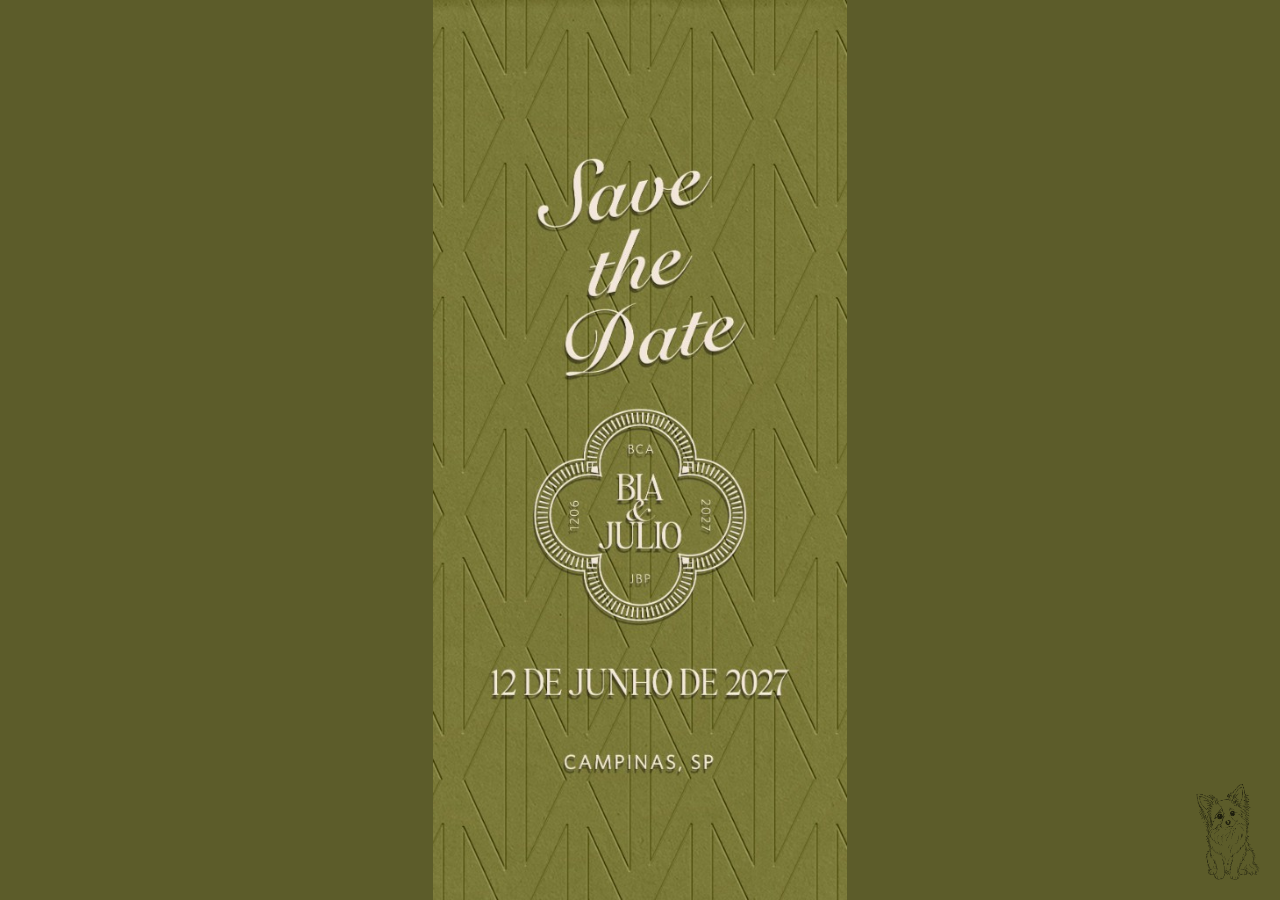
<file: index.html>
<!DOCTYPE html>
<html lang="pt-BR">
<head>
  <meta charset="UTF-8">
  <meta name="viewport" content="width=device-width, initial-scale=1.0, viewport-fit=cover">
  <title>Beatriz & Julio — Save the Date</title>
  <meta name="description" content="Save the date: Beatriz e Julio se casam em 12 de junho de 2027 em Campinas — SP.">
  <link rel="icon" href="assets/images/monograma-gold.png" type="image/png">
  <link rel="stylesheet" href="css/styles.css?v=94">
</head>
<body class="save-the-date-page">
  <main class="save-the-date">
    <section class="save-the-date__hero">
      <img
        class="save-the-date__image"
        src="assets/images/save-the-date.png"
        alt="Save the Date — Beatriz e Julio, 12 de junho de 2027, Campinas, SP"
        width="472"
        height="1024"
      >
    </section>
  </main>

  <img
    class="save-the-date__kimi"
    src="assets/images/dog-dark.png"
    alt=""
    aria-hidden="true"
    hidden
  >

  <script>
    (function () {
      var image = document.querySelector(".save-the-date__image");
      var kimi = document.querySelector(".save-the-date__kimi");
      if (!image || !kimi) return;

      var kimiWidth = 64;

      function updateKimi() {
        var imageWidth = image.getBoundingClientRect().width;
        var kimiSize = kimi.getBoundingClientRect().width || kimiWidth;
        kimi.hidden = window.innerWidth <= imageWidth + 8 * kimiSize;
      }

      function watchKimi() {
        updateKimi();
        if ("ResizeObserver" in window) {
          var observer = new ResizeObserver(updateKimi);
          observer.observe(image);
          observer.observe(kimi);
        } else {
          window.addEventListener("resize", updateKimi);
        }
      }

      if (image.complete) {
        watchKimi();
      } else {
        image.addEventListener("load", watchKimi);
      }
    })();
  </script>
</body>
</html>
</file>
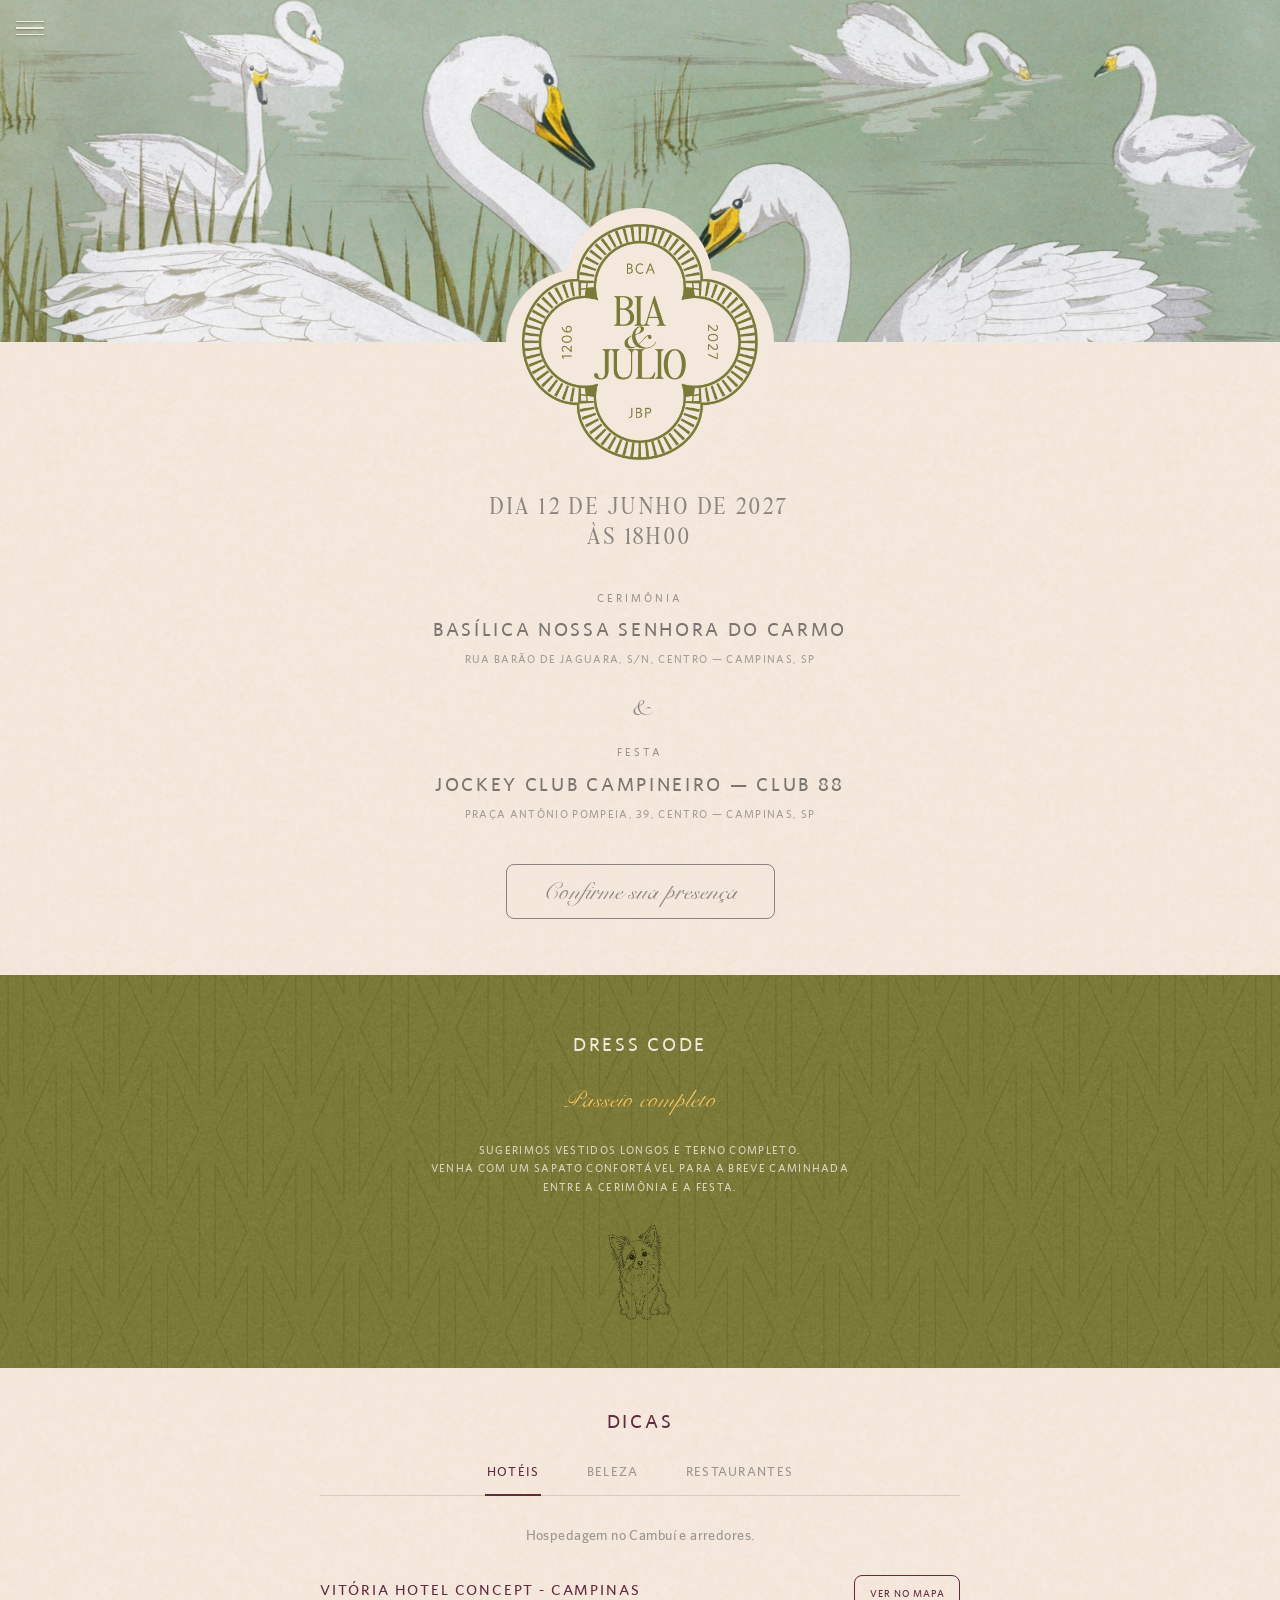
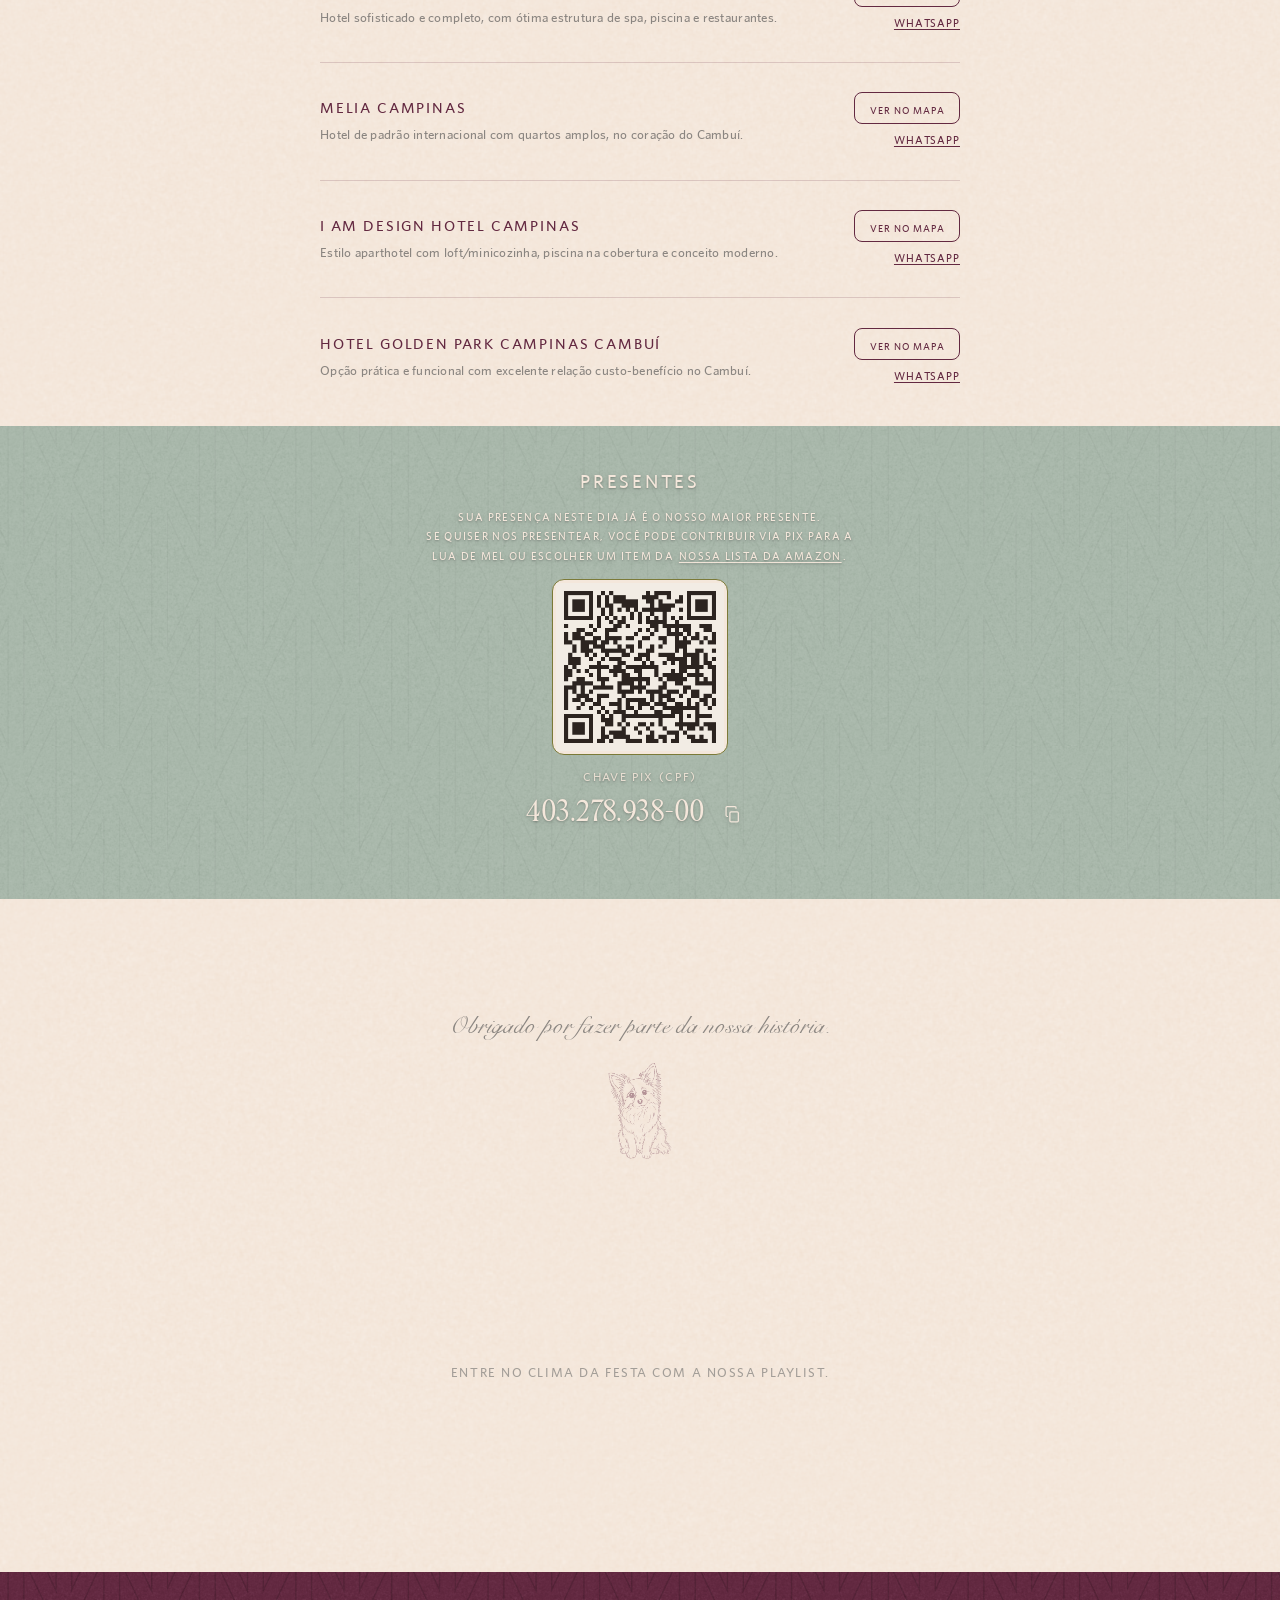
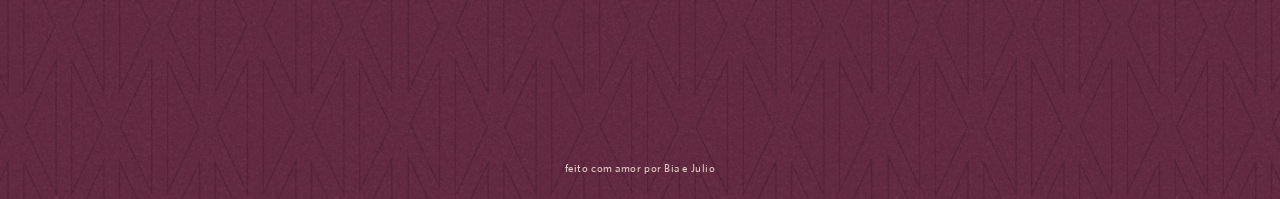
<file: home.html>
<!DOCTYPE html>
<html lang="pt-BR">
<head>
  <meta charset="UTF-8">
  <meta name="viewport" content="width=device-width, initial-scale=1.0, viewport-fit=cover">
  <title>Beatriz & Julio — Casamento</title>
  <meta name="description" content="Beatriz e Julio vão se casar em 12 de junho de 2027. Confirme sua presença e veja todas as informações do casamento.">
  <link rel="icon" href="assets/images/monograma-gold.png" type="image/png">
  <link rel="stylesheet" href="css/styles.css?v=183">
  <link rel="stylesheet" href="css/rsvp.css?v=30">
</head>
<body>
  <!-- CONFIG
    RSVP_WHATSAPP: 5512996263115
    PIX_CHAVE: 403.278.938-00
    PLAYLIST_URL: #
    HORARIO: 18:00
    CERIMONIA: Basílica Nossa Senhora do Carmo — Rua Barão de Jaguara, s/n, Centro, Campinas — SP
    FESTA: Jockey Club Campineiro — Club 88 — Praça Antônio Pompeia, 39, Centro, Campinas — SP
  -->

  <header class="site-header site-header--on-light">
    <button class="site-header__menu-btn" type="button" aria-label="Abrir menu" aria-expanded="false">
      <span></span>
      <span></span>
      <span></span>
    </button>
  </header>

  <div class="nav-overlay" aria-hidden="true"></div>
  <nav class="nav-drawer" aria-label="Menu principal">
    <ul class="nav-drawer__list">
      <li><a class="nav-drawer__link" href="#inicio">Início</a></li>
      <li><a class="nav-drawer__link" href="#dress-code">Dress Code</a></li>
      <li><a class="nav-drawer__link" href="#dicas">Dicas</a></li>
      <li><a class="nav-drawer__link" href="#presentes">Presentes</a></li>
      <li><a class="nav-drawer__link" href="#playlist">Playlist</a></li>
    </ul>
  </nav>

  <main class="page">
    <div class="first-screen">
      <section id="inicio" class="hero hero--venue">
        <img class="hero__image" src="assets/images/swans-art-nouveau.jpg" alt="Cisnes — ilustração Art Nouveau">
      </section>

      <div class="hero__monogram-stack">
        <img class="hero__monogram-fill" src="assets/images/monograma-fill.svg" alt="" aria-hidden="true">
        <img class="hero__monogram-mark" src="assets/images/monograma-olive.png" alt="Bia & Julio">
      </div>

      <section class="invitation reveal">
        <p class="invitation__date">
          Dia 12 de junho de 2027<br>
          às 18h00
        </p>

        <div class="invitation__venues">
          <div class="invitation__venue">
            <p class="invitation__venue-label">Cerimônia</p>
            <a
              class="invitation__venue-link"
              href="https://maps.app.goo.gl/FiXs4TxxxK9gb6hc9"
              target="_blank"
              rel="noopener noreferrer"
            >
              <h2 class="invitation__venue-name">Basílica Nossa Senhora do Carmo</h2>
              <p class="invitation__venue-address">Rua Barão de Jaguara, s/n, Centro — Campinas, SP</p>
            </a>
          </div>

          <p class="invitation__amp" aria-hidden="true">&amp;</p>

          <div class="invitation__venue">
            <p class="invitation__venue-label">Festa</p>
            <a
              class="invitation__venue-link"
              href="https://maps.app.goo.gl/JfNeEzBHEFz16YMNA"
              target="_blank"
              rel="noopener noreferrer"
            >
              <h2 class="invitation__venue-name">Jockey Club Campineiro — Club 88</h2>
              <p class="invitation__venue-address">Praça Antônio Pompeia, 39, Centro — Campinas, SP</p>
            </a>
          </div>
        </div>

        <button type="button" class="invitation__rsvp" data-rsvp>Confirme sua presença</button>
      </section>
    </div>

    <section id="dress-code" class="dress-code dress-code--gold reveal">
      <!-- <p class="dress-code__label">Dress Code</p> -->
      <h2 class="dress-code__title">Dress Code</h2>
      <p class="dress-code__note">Passeio completo</p>
      <p class="dress-code__place">Sugerimos vestidos longos e terno completo.</p>
      <p class="dress-code__place">Venha com um sapato confortável para a breve caminhada entre a cerimônia e a festa.</p>
      <img class="dress-code__dog" src="assets/images/dog-dark.png" alt="" aria-hidden="true">
    </section>

    <section id="dicas" class="tips">
      <h2 class="tips__heading">Dicas</h2>
      <div class="tips__sheet" data-tips-tabs>
        <div class="tips__tabs" role="tablist" aria-label="Tipos de dica">
          <button type="button" class="tips__tab is-active" role="tab" id="tab-hospedagem" aria-selected="true" aria-controls="panel-hospedagem">Hotéis</button>
          <button type="button" class="tips__tab" role="tab" id="tab-arrumar" aria-selected="false" aria-controls="panel-arrumar">Beleza</button>
          <button type="button" class="tips__tab" role="tab" id="tab-restaurantes" aria-selected="false" aria-controls="panel-restaurantes">Restaurantes</button>
        </div>

        <div class="tips__panel is-active" id="panel-hospedagem" role="tabpanel" aria-labelledby="tab-hospedagem">
          <p class="tips__intro">Hospedagem no Cambuí e arredores.</p>
          <article class="tips__place">
            <div class="tips__place-info">
              <h3 class="tips__place-name">Vitória Hotel Concept - Campinas</h3>
              <p class="tips__place-text">
                Hotel sofisticado e completo, com ótima estrutura de spa, piscina e restaurantes.
              </p>
            </div>
            <div class="tips__place-links">
              <a class="btn" href="https://www.google.com/maps/search/?api=1&amp;query=Vit%C3%B3ria+Hotel+Concept+Av.+Jos%C3%A9+de+Sousa+Campos+425+Campinas" target="_blank" rel="noopener noreferrer">Ver no mapa</a>
              <a class="tips__place-more" href="https://wa.me/5508005802571?text=Ol%C3%A1!%20Gostaria%20de%20fazer%20uma%20reserva%20no%20Vit%C3%B3ria%20Hotel%20Concept%20Campinas%20para%20o%20casamento%20de%20Beatriz%20e%20Julio%20(12%2F06%2F2027)." target="_blank" rel="noopener noreferrer">WhatsApp</a>
            </div>
          </article>
          <article class="tips__place">
            <div class="tips__place-info">
              <h3 class="tips__place-name">Melia Campinas</h3>
              <p class="tips__place-text">
                Hotel de padrão internacional com quartos amplos, no coração do Cambuí.
              </p>
            </div>
            <div class="tips__place-links">
              <a class="btn" href="https://www.google.com/maps/search/?api=1&amp;query=Melia+Campinas" target="_blank" rel="noopener noreferrer">Ver no mapa</a>
              <a class="tips__place-more" href="https://wa.me/551937538000?text=Ol%C3%A1!%20Gostaria%20de%20fazer%20uma%20reserva%20no%20Melia%20Campinas%20para%20o%20casamento%20de%20Beatriz%20e%20Julio%20(12%2F06%2F2027)." target="_blank" rel="noopener noreferrer">WhatsApp</a>
            </div>
          </article>
          <article class="tips__place">
            <div class="tips__place-info">
              <h3 class="tips__place-name">I Am Design Hotel Campinas</h3>
              <p class="tips__place-text">
                Estilo aparthotel com loft/minicozinha, piscina na cobertura e conceito moderno.
              </p>
            </div>
            <div class="tips__place-links">
              <a class="btn" href="https://www.google.com/maps/search/?api=1&amp;query=I+Am+Design+Hotel+Campinas" target="_blank" rel="noopener noreferrer">Ver no mapa</a>
              <a class="tips__place-more" href="https://wa.me/551931138600?text=Ol%C3%A1!%20Gostaria%20de%20fazer%20uma%20reserva%20no%20I%20Am%20Design%20Hotel%20Campinas%20para%20o%20casamento%20de%20Beatriz%20e%20Julio%20(12%2F06%2F2027)." target="_blank" rel="noopener noreferrer">WhatsApp</a>
            </div>
          </article>
          <article class="tips__place">
            <div class="tips__place-info">
              <h3 class="tips__place-name">Hotel Golden Park Campinas Cambuí</h3>
              <p class="tips__place-text">
                Opção prática e funcional com excelente relação custo-benefício no Cambuí.
              </p>
            </div>
            <div class="tips__place-links">
              <a class="btn" href="https://www.google.com/maps/search/?api=1&amp;query=Hotel+Golden+Park+Campinas+Cambu%C3%AD" target="_blank" rel="noopener noreferrer">Ver no mapa</a>
              <a class="tips__place-more" href="https://wa.me/551921377759?text=Ol%C3%A1!%20Gostaria%20de%20fazer%20uma%20reserva%20no%20Hotel%20Golden%20Park%20Campinas%20Cambu%C3%AD%20para%20o%20casamento%20de%20Beatriz%20e%20Julio%20(12%2F06%2F2027)." target="_blank" rel="noopener noreferrer">WhatsApp</a>
            </div>
          </article>
        </div>

        <div class="tips__panel" id="panel-arrumar" role="tabpanel" aria-labelledby="tab-arrumar" hidden>
          <p class="tips__intro">Onde se arrumar no dia.</p>
          <article class="tips__place">
            <div class="tips__place-info">
              <h3 class="tips__place-name">CR Beauty Concept</h3>
              <p class="tips__place-text">
                Espaço acolhedor no Cambuí focado em produções para eventos e dia da noiva/madrinhas.
              </p>
            </div>
            <div class="tips__place-links">
              <a class="btn" href="https://www.google.com/maps/search/?api=1&amp;query=CR+Beauty+Concept+Campinas" target="_blank" rel="noopener noreferrer">Ver no mapa</a>
              <a class="tips__place-more" href="https://wa.me/551933953003?text=Ol%C3%A1!%20Gostaria%20de%20agendar%20um%20hor%C3%A1rio%20para%20o%20casamento%20de%20Beatriz%20e%20Julio%20(12%2F06%2F2027)." target="_blank" rel="noopener noreferrer">WhatsApp</a>
            </div>
          </article>
          <article class="tips__place">
            <div class="tips__place-info">
              <h3 class="tips__place-name">Salão Beauty Lounge Paula Espelho</h3>
              <p class="tips__place-text">
                Salão renomado no Cambuí, especializado em maquiagem e penteados de alta durabilidade.
              </p>
            </div>
            <div class="tips__place-links">
              <a class="btn" href="https://www.google.com/maps/search/?api=1&amp;query=Sal%C3%A3o+Beauty+Lounge+Paula+Espelho+Campinas" target="_blank" rel="noopener noreferrer">Ver no mapa</a>
              <a class="tips__place-more" href="https://wa.me/551932035300?text=Ol%C3%A1!%20Gostaria%20de%20agendar%20um%20hor%C3%A1rio%20para%20o%20casamento%20de%20Beatriz%20e%20Julio%20(12%2F06%2F2027)." target="_blank" rel="noopener noreferrer">WhatsApp</a>
            </div>
          </article>
          <article class="tips__place">
            <div class="tips__place-info">
              <h3 class="tips__place-name">Monalisa Beauty Lounge</h3>
              <p class="tips__place-text">
                Estrutura ampla em Nova Campinas para maquiagem, cabelos e dia de beleza.
              </p>
            </div>
            <div class="tips__place-links">
              <a class="btn" href="https://www.google.com/maps/search/?api=1&amp;query=Monalisa+Beauty+Lounge+Campinas" target="_blank" rel="noopener noreferrer">Ver no mapa</a>
              <a class="tips__place-more" href="https://wa.me/551933425844?text=Ol%C3%A1!%20Gostaria%20de%20agendar%20um%20hor%C3%A1rio%20para%20o%20casamento%20de%20Beatriz%20e%20Julio%20(12%2F06%2F2027)." target="_blank" rel="noopener noreferrer">WhatsApp</a>
            </div>
          </article>
          <article class="tips__place">
            <div class="tips__place-info">
              <h3 class="tips__place-name">Keramas Salão e Spa Urbano</h3>
              <p class="tips__place-text">
                Conceito de spa urbano com pacotes e espaço privativo para atendimento de grupos.
              </p>
            </div>
            <div class="tips__place-links">
              <a class="btn" href="https://www.google.com/maps/search/?api=1&amp;query=Keramas+Sal%C3%A3o+e+Spa+Urbano+Campinas" target="_blank" rel="noopener noreferrer">Ver no mapa</a>
              <a class="tips__place-more" href="https://wa.me/551932558178?text=Ol%C3%A1!%20Gostaria%20de%20agendar%20um%20hor%C3%A1rio%20para%20o%20casamento%20de%20Beatriz%20e%20Julio%20(12%2F06%2F2027)." target="_blank" rel="noopener noreferrer">WhatsApp</a>
            </div>
          </article>
          <article class="tips__place">
            <div class="tips__place-info">
              <h3 class="tips__place-name">Cris Gata Salão de Beleza</h3>
              <p class="tips__place-text">
                Especializado em produções sociais, bem próximo ao Cambuí em Nova Campinas.
              </p>
            </div>
            <div class="tips__place-links">
              <a class="btn" href="https://www.google.com/maps/search/?api=1&amp;query=Cris+Gata+Sal%C3%A3o+de+Beleza+Campinas" target="_blank" rel="noopener noreferrer">Ver no mapa</a>
              <a class="tips__place-more" href="https://wa.me/5519981691484?text=Ol%C3%A1!%20Gostaria%20de%20agendar%20um%20hor%C3%A1rio%20para%20o%20casamento%20de%20Beatriz%20e%20Julio%20(12%2F06%2F2027)." target="_blank" rel="noopener noreferrer">WhatsApp</a>
            </div>
          </article>
          <article class="tips__place">
            <div class="tips__place-info">
              <h3 class="tips__place-name">Praça Salão Bar</h3>
              <p class="tips__place-text">
                Conceito descontraído, combinando beleza e drinks perto do Taquaral.
              </p>
            </div>
            <div class="tips__place-links">
              <a class="btn" href="https://www.google.com/maps/search/?api=1&amp;query=Pra%C3%A7a+Sal%C3%A3o+Bar+Campinas" target="_blank" rel="noopener noreferrer">Ver no mapa</a>
              <a class="tips__place-more" href="https://wa.me/5519999216332?text=Ol%C3%A1!%20Gostaria%20de%20agendar%20um%20hor%C3%A1rio%20para%20o%20casamento%20de%20Beatriz%20e%20Julio%20(12%2F06%2F2027)." target="_blank" rel="noopener noreferrer">WhatsApp</a>
            </div>
          </article>
        </div>

        <div class="tips__panel" id="panel-restaurantes" role="tabpanel" aria-labelledby="tab-restaurantes" data-tips-accordion hidden>
          <p class="tips__intro">Nossas recomendações de onde comer em Campinas. <br>Se quiser mais dicas, pode perguntar pra gente.</p>

          <details class="tips__group-block">
            <summary class="tips__group">Cafés</summary>
            <div class="tips__group-content">
              <article class="tips__place">
                <div class="tips__place-info">
                  <h4 class="tips__place-name">Pão do Cambuí</h4>
                  <p class="tips__place-text">Padaria-clássica do Cambuí, café da manhã caprichado.</p>
                </div>
                <div class="tips__place-links">
                  <a class="btn" href="https://www.google.com/maps/search/?api=1&amp;query=P%C3%A3o+do+Cambu%C3%AD+Rua+Dr.+Em%C3%ADlio+Ribas+70+Campinas" target="_blank" rel="noopener noreferrer">Ver no mapa</a>
                  <a class="tips__place-more" href="https://www.ifood.com.br/delivery/campinas-sp/pao-do-cambui-boulangerie-cambui/bdd898d2-08e0-4538-b536-0adf9ed9991f" target="_blank" rel="noopener noreferrer">iFood</a>
                </div>
              </article>

              <article class="tips__place">
                <div class="tips__place-info">
                  <h4 class="tips__place-name">Café Maritaka</h4>
                  <p class="tips__place-text">Café gostoso no meio da natureza, ideal pra um brunch mais tranquilão.</p>
                </div>
                <div class="tips__place-links">
                  <a class="btn" href="https://www.google.com/maps/search/?api=1&amp;query=Caf%C3%A9+Maritaka+Heitor+Penteado+1580+Campinas" target="_blank" rel="noopener noreferrer">Ver no mapa</a>
                </div>
              </article>

              <article class="tips__place">
                <div class="tips__place-info">
                  <h4 class="tips__place-name">Abigail Coffee Co</h4>
                  <p class="tips__place-text">Café especial e ambiente aconchegante, ótimo pra um intervalo na cidade.</p>
                </div>
                <div class="tips__place-links">
                  <a class="btn" href="https://www.google.com/maps/search/?api=1&amp;query=Abigail+Coffee+Co+Campinas" target="_blank" rel="noopener noreferrer">Ver no mapa</a>
                </div>
              </article>
            </div>
          </details>

          <details class="tips__group-block">
            <summary class="tips__group">Restaurantes</summary>
            <div class="tips__group-content">
              <article class="tips__place">
                <div class="tips__place-info">
                  <h4 class="tips__place-name">Sumirê</h4>
                  <p class="tips__place-text">O nosso restaurante japonês favorito. Clássico e sem firulas.</p>
                </div>
                <div class="tips__place-links">
                  <a class="btn" href="https://www.google.com/maps/search/?api=1&amp;query=Sumir%C3%AA+Av.+Romeu+T%C3%B3rtima+304+Campinas" target="_blank" rel="noopener noreferrer">Ver no mapa</a>
                </div>
              </article>

              <article class="tips__place">
                <div class="tips__place-info">
                  <h4 class="tips__place-name">Fogão Mineiro</h4>
                  <p class="tips__place-text">Restaurante mineiro familiar em Sousas, com um belo fogão de lenha.</p>
                </div>
                <div class="tips__place-links">
                  <a class="btn" href="https://www.google.com/maps/search/?api=1&amp;query=Fog%C3%A3o+Mineiro+Rua+Coronel+Alfredo+Augusto+do+Nascimento+1052+Campinas" target="_blank" rel="noopener noreferrer">Ver no mapa</a>
                </div>
              </article>

              <article class="tips__place">
                <div class="tips__place-info">
                  <h4 class="tips__place-name">Lume</h4>
                  <p class="tips__place-text">Cozinha contemporânea e ambiente sofisticado, bom pra um jantar especial.</p>
                </div>
                <div class="tips__place-links">
                  <a class="btn" href="https://www.google.com/maps/search/?api=1&amp;query=Lume+Restaurante+Campinas" target="_blank" rel="noopener noreferrer">Ver no mapa</a>
                </div>
              </article>

              <article class="tips__place">
                <div class="tips__place-info">
                  <h4 class="tips__place-name">City Tortas</h4>
                  <p class="tips__place-text">Prato Feito tradicional, tortas, salgados e ótimos docinhos.</p>
                </div>
                <div class="tips__place-links">
                  <a class="btn" href="https://www.google.com/maps/search/?api=1&amp;query=City+Tortas+J%C3%BAlio+de+Mesquita+73+Campinas" target="_blank" rel="noopener noreferrer">Ver no mapa</a>
                </div>
              </article>
            </div>
          </details>

          <details class="tips__group-block">
            <summary class="tips__group">Delivery</summary>
            <div class="tips__group-content">
              <article class="tips__place">
                <div class="tips__place-info">
                  <h4 class="tips__place-name">Lastro Pizzaria</h4>
                  <p class="tips__place-text">Pizza napolitana individual, fininha e na lenha.</p>
                </div>
                <div class="tips__place-links">
                  <a class="btn" href="https://www.google.com/maps/search/?api=1&amp;query=Lastro+Pizzaria+Jos%C3%A9+Vilagelin+J%C3%BAnior+19+Campinas" target="_blank" rel="noopener noreferrer">Ver no mapa</a>
                  <a class="tips__place-more" href="https://www.ifood.com.br/delivery/campinas-sp/lastro-pizzaria-cambui-cambui/2d0b4791-c828-482b-ba06-5af4cdbf83e3" target="_blank" rel="noopener noreferrer">iFood</a>
                </div>
              </article>

              <article class="tips__place">
                <div class="tips__place-info">
                  <h4 class="tips__place-name">Bronco Burger</h4>
                  <p class="tips__place-text">Simplesmente o melhor hambúrguer da cidade. Bem brutão.</p>
                </div>
                <div class="tips__place-links">
                  <a class="btn" href="https://www.google.com/maps/search/?api=1&amp;query=Bronco+Burger+Jos%C3%A9+Vilagelin+J%C3%BAnior+25+Campinas" target="_blank" rel="noopener noreferrer">Ver no mapa</a>
                  <a class="tips__place-more" href="https://www.ifood.com.br/delivery/campinas-sp/bronco-burger---cambui-cambui/4a21401f-c179-4581-aef2-990046a72c24" target="_blank" rel="noopener noreferrer">iFood</a>
                </div>
              </article>

              <article class="tips__place">
                <div class="tips__place-info">
                  <h4 class="tips__place-name">TT Burger</h4>
                  <p class="tips__place-text">Hambúrguer muito bom, menos brutão e mais variedade.</p>
                </div>
                <div class="tips__place-links">
                  <a class="btn" href="https://www.google.com/maps/search/?api=1&amp;query=TT+Burger+Campinas" target="_blank" rel="noopener noreferrer">Ver no mapa</a>
                  <a class="tips__place-more" href="https://www.ifood.com.br/delivery/campinas-sp/tt-burger---campinas-cambui/7d01cd0c-469b-4a53-9ffa-248091666648" target="_blank" rel="noopener noreferrer">iFood</a>
                </div>
              </article>

              <article class="tips__place">
                <div class="tips__place-info">
                  <h4 class="tips__place-name">Kindai</h4>
                  <p class="tips__place-text">Japonês do Hotel Vitória, muito bom no delivery.</p>
                </div>
                <div class="tips__place-links">
                  <a class="btn" href="https://www.google.com/maps/search/?api=1&amp;query=Kindai+Campinas" target="_blank" rel="noopener noreferrer">Ver no mapa</a>
                  <a class="tips__place-more" href="https://www.ifood.com.br/delivery/campinas-sp/kindai---vitoria-hotel-campinas-cambui/5aef5b19-2ca3-4380-98ca-bea628120ba3" target="_blank" rel="noopener noreferrer">iFood</a>
                </div>
              </article>
            </div>
          </details>

          <details class="tips__group-block">
            <summary class="tips__group">Bares</summary>
            <div class="tips__group-content">
              <article class="tips__place">
                <div class="tips__place-info">
                  <h4 class="tips__place-name">Facca Bar</h4>
                  <p class="tips__place-text">Bar antigo do Centro, bom para um chopinho depois de passear pela cidade.</p>
                </div>
                <div class="tips__place-links">
                  <a class="btn" href="https://www.google.com/maps/search/?api=1&amp;query=Facca+Bar+Rua+Concei%C3%A7%C3%A3o+157+Campinas" target="_blank" rel="noopener noreferrer">Ver no mapa</a>
                </div>
              </article>

              <article class="tips__place">
                <div class="tips__place-info">
                  <h4 class="tips__place-name">City Bar</h4>
                  <p class="tips__place-text">O melhor bolinho de bacalhau do mundo, segundo eles mesmos (e o Julio).</p>
                </div>
                <div class="tips__place-links">
                  <a class="btn" href="https://www.google.com/maps/search/?api=1&amp;query=City+Bar+J%C3%BAlio+de+Mesquita+450+Campinas" target="_blank" rel="noopener noreferrer">Ver no mapa</a>
                </div>
              </article>

              <article class="tips__place">
                <div class="tips__place-info">
                  <h4 class="tips__place-name">Primeiro de Abril</h4>
                  <p class="tips__place-text">Boteco raíz de verdade, com uma incrível estufa de acepípes.</p>
                </div>
                <div class="tips__place-links">
                  <a class="btn" href="https://www.google.com/maps/search/?api=1&amp;query=Primeiro+de+Abril+Rua+Doutor+Miguel+Penteado+440+Campinas" target="_blank" rel="noopener noreferrer">Ver no mapa</a>
                </div>
              </article>
            </div>
          </details>
        </div>
      </div>
    </section>

    <section id="presentes" class="presentes">
      <h2 class="section-title">Presentes</h2>

      <p class="presentes-letter__lead">
        Sua presença neste dia já é o nosso maior presente.<br>
        Se quiser nos presentear, você pode contribuir via PIX para a lua de mel ou escolher um item da <a href="https://www.amazon.com.br/hz/wishlist/ls/1V5BBC9HXZ12V?ref_=wl_share" target="_blank" rel="noopener noreferrer">nossa lista da amazon</a>.
      </p>
      <figure class="presentes-pix__qr">
        <img src="assets/images/pix-qrcode.png" alt="QR Code PIX para lua de mel de Beatriz e Julio" width="240" height="240">
      </figure>
      <div class="presentes-pix__details">
        <p class="presentes-pix__label">Chave PIX (CPF)</p>
        <div class="presentes-pix__key-row">
          <p class="presentes-pix__key" id="pix-key">403.278.938-00</p>
          <button type="button" class="presentes-pix__copy" data-copy="#pix-key" aria-label="Copiar chave PIX">
            <svg class="presentes-pix__copy-icon" viewBox="0 0 24 24" fill="none" aria-hidden="true">
              <rect x="9" y="9" width="11" height="13" rx="1.5" stroke="currentColor" stroke-width="1.6"/>
              <path d="M6.5 15H5.5A1.5 1.5 0 0 1 4 13.5v-10A1.5 1.5 0 0 1 5.5 2h10A1.5 1.5 0 0 1 17 3.5V5" stroke="currentColor" stroke-width="1.6"/>
            </svg>
          </button>
        </div>
        <p class="presentes-pix__hint" data-copy-feedback aria-live="polite"></p>
      </div>
    </section>

    <div class="closing">
      <div class="presentes-footer-note">
        <p class="presentes-footer-note__text">Obrigado por fazer parte da nossa história.</p>
        <img class="presentes-footer-note__dog" src="assets/images/dog-burgundy.png" alt="" aria-hidden="true">
      </div>

      <section id="playlist" class="playlist-section">
        <div class="playlist-section__container">
          <p class="playlist-section__intro">
            Entre no clima da festa com a nossa playlist.
          </p>
          <div class="playlist-section__player">
            <iframe
              class="playlist-section__embed"
              src="https://open.spotify.com/embed/playlist/6Q1dMNiorIiwlzqyEdG9Ay?utm_source=generator&theme=0"
              title="Playlist Bia e Julio no Spotify"
              width="100%"
              height="352"
              frameBorder="0"
              allowfullscreen=""
              allow="autoplay; clipboard-write; encrypted-media; fullscreen; picture-in-picture"
              loading="lazy"
            ></iframe>
          </div>
          <p class="playlist-section__credit">feito com amor por Bia e Julio</p>
        </div>
      </section>
    </div>
  </main>

  <div class="rsvp-modal" id="rsvp-modal">
    <div class="rsvp-modal__dialog rsvp-modal__dialog--wide" role="dialog" aria-labelledby="rsvp-modal-title" aria-modal="true">
      <button type="button" class="rsvp-modal__close" data-rsvp-close aria-label="Fechar">×</button>
      <div class="rsvp-thanks-delighter" id="rsvp-thanks-delighter" aria-hidden="true"></div>
      <img
        class="rsvp-thanks-monogram"
        id="rsvp-thanks-monogram"
        src="assets/images/monograma-olive.png"
        alt=""
        width="52"
        height="52"
        hidden
      >
      <h2 id="rsvp-modal-title" class="rsvp-modal__title">Confirmar presença</h2>

      <div id="rsvp-message" class="rsvp-modal__error" hidden></div>

      <div class="rsvp-modal__step" data-rsvp-step="unlock">
        <p class="rsvp-modal__text" id="rsvp-unlock-hint">Informe seu primeiro nome e os últimos 4 dígitos do celular.<br>Por favor, confirmar até 15 de março de 2027.</p>
        <form id="rsvp-unlock-form" novalidate>
          <div class="rsvp-modal__field">
            <label for="rsvp-first-name" class="rsvp-modal__label">Primeiro nome</label>
            <input
              type="text"
              id="rsvp-first-name"
              class="rsvp-modal__input"
              name="firstName"
              placeholder="Ex.: João"
              autocomplete="given-name"
              maxlength="40"
              required
            >
          </div>
          <div class="rsvp-modal__field">
            <label for="rsvp-second-field" class="rsvp-modal__label" id="rsvp-second-label">Últimos 4 dígitos do celular</label>
            <input
              type="text"
              id="rsvp-second-field"
              class="rsvp-modal__input"
              name="secondField"
              placeholder="Ex.: 5432"
              inputmode="numeric"
              maxlength="4"
              required
            >
          </div>
          <div class="rsvp-modal__actions">
            <button type="submit" class="btn btn--olive" id="rsvp-unlock-submit">Continuar</button>
          </div>
        </form>
      </div>

      <div class="rsvp-modal__step" data-rsvp-step="rsvp" hidden>
        <p class="rsvp-modal__text" id="rsvp-greeting">Por favor, confirme a presença de cada convidado:</p>
        <form id="rsvp-confirm-form">
          <div class="rsvp-modal__guest-list" id="rsvp-guest-list"></div>
          <div class="rsvp-modal__actions">
            <button type="submit" class="btn btn--olive">Enviar confirmação</button>
          </div>
        </form>
      </div>

      <div class="rsvp-modal__step rsvp-modal__step--thanks" data-rsvp-step="thanks" hidden>
        <div class="rsvp-thanks-body" id="rsvp-thanks-body">
          <p class="rsvp-modal__text rsvp-modal__text--thanks" id="rsvp-thanks-message"></p>
        </div>
      </div>

      <div class="rsvp-modal__step" data-rsvp-step="admin" hidden>
        <div class="rsvp-modal__stats" id="rsvp-admin-stats"></div>
        <div class="rsvp-modal__admin-list" id="rsvp-admin-list"></div>
      </div>
    </div>
  </div>

  <script src="js/main.js?v=19"></script>
  <script src="js/rsvp.js?v=44"></script>
</body>
</html>
</file>
<file: css/styles.css>
/* Design system — Beatriz & Julio | Identidade Visual */

@font-face {
  font-family: 'Bethany Elingston';
  src: url('../assets/fonts/Bethany Elingston.otf') format('opentype');
  font-weight: normal;
  font-style: normal;
}

@font-face {
  font-family: 'Whitney';
  src: url('../assets/fonts/Whitney-Medium.ttf') format('truetype');
  font-weight: normal;
  font-style: normal;
}

@font-face {
  font-family: 'Whitney';
  src: url('../assets/fonts/whitney-bold.ttf') format('truetype');
  font-weight: bold;
  font-style: normal;
}

@font-face {
  font-family: 'Snell Roundhand';
  src: url('../assets/fonts/SnellRoundhand.ttc') format('truetype');
  font-weight: normal;
  font-style: normal;
}

:root {
  /* Brand palette from identity manual */
  --olive: #7b7a38;
  --olive-light: #93924b;
  --sage: #a9b8ab;
  --sage-light: #c4cfc5;
  --gold: #f3c460;
  --gold-light: #f7d68a;
  --cream: #f4e7db;
  --burgundy: #632941;
  --burgundy-light: #7d3a55;
  --dark: #1d1d1b;

  /* Semantic aliases */
  --bg-primary: var(--cream);
  --bg-accent: var(--olive);
  --bg-accent-deep: var(--burgundy);
  --text-dark: var(--dark);
  --text-muted: #8a8a7a;
  --text-on-dark: var(--cream);
  --white: #ffffff;

  /* Legacy aliases (backward compat for save-the-date) */
  --bg-beige: var(--cream);
  --bg-beige-light: var(--cream);
  --olive-dark: color-mix(in srgb, var(--olive) 75%, black);
  --brown-dark: var(--dark);
  --gold-light: #f7d68a;
  --wood: var(--burgundy);
  --wood-light: var(--sage);
  --gray-card: #f0ebe4;

  /* Typography */
  --font-serif: 'Bethany Elingston', Georgia, "Times New Roman", serif;
  --font-sans: 'Whitney', system-ui, -apple-system, sans-serif;
  --font-script: 'Snell Roundhand', cursive;
  --text-caption: 0.6875rem;
  --text-body-sm: 0.75rem;
  --text-body: 0.8125rem;
  --text-body-lg: 0.875rem;
  --text-title: clamp(0.95rem, 3.2vw, 1.2rem);
  --text-script-sm: 1.15rem;
  --text-script: 1.5rem;
  --text-script-lg: 1.75rem;

  /* Layout */
  --max-width: 480px;
  --max-width-desktop: 900px;
  --header-height: 56px;
  --radius-sm: 4px;
  --transition: 0.25s ease;
  --footer-height: 30vh;
  --pattern-tile: clamp(280px, 40vw, 480px);
  --pattern-tile-small: clamp(140px, 20vw, 220px);
  --pattern-shift-y: calc(var(--pattern-tile) * -0.1);
  --paper-texture: url('../assets/images/paper-texture.png');
  --paper-texture-size: 320px;
  --paper-texture-opacity: 0.08;
  --paper-texture-opacity-dark: 0.07;
  --paper-texture-blend: soft-light;
  --paper-texture-blend-dark: soft-light;
  --paper-texture-size-nav: 520px;
  --paper-texture-opacity-nav: 0.035;
  --paper-texture-size-soft: 560px;
  --paper-texture-opacity-soft: 0.045;
  --paper-texture-size-burgundy: 280px;
  --paper-texture-btn-size: 200px;
  --paper-texture-btn-blend: overlay;
}

*,
*::before,
*::after {
  box-sizing: border-box;
  margin: 0;
  padding: 0;
}

html {
  scroll-behavior: smooth;
}

body {
  font-family: var(--font-sans);
  font-size: var(--text-body);
  font-weight: 400;
  line-height: 1.6;
  color: var(--text-dark);
  background-color: var(--cream);
  -webkit-font-smoothing: antialiased;
}

img {
  display: block;
  max-width: 100%;
  height: auto;
}

a {
  color: inherit;
  text-decoration: underline;
  text-underline-offset: 2px;
}

a:hover {
  color: var(--olive);
}

ul {
  list-style: none;
}

/* =============================================
   LAYOUT
   ============================================= */

.page {
  min-height: 100vh;
}

.section-title {
  font-family: var(--font-sans);
  font-size: var(--text-title);
  font-weight: 500;
  letter-spacing: 0.14em;
  text-transform: uppercase;
  text-align: center;
  color: #7a7570;
  margin-bottom: 1rem;
}

/* =============================================
   PAPER TEXTURE — subtle grain overlay
   ============================================= */

.closing > * {
  position: relative;
  z-index: 2;
}

.invitation__rsvp,
.invitation__rsvp:hover,
.rsvp-modal__dialog .btn--olive,
.rsvp-modal__dialog .btn--olive:hover {
  background-image: var(--paper-texture);
  background-size: var(--paper-texture-btn-size);
  background-repeat: repeat;
  background-blend-mode: var(--paper-texture-btn-blend);
}

/* =============================================
   SCROLL REVEAL ANIMATIONS
   ============================================= */

.reveal {
  opacity: 0;
  transform: translateY(24px);
  transition: opacity 0.7s ease, transform 0.7s ease;
}

.reveal.is-visible {
  opacity: 1;
  transform: translateY(0);
}

/* =============================================
   HEADER — invisible, hamburger only
   ============================================= */

.site-header {
  position: fixed;
  top: 0;
  left: 0;
  right: 0;
  z-index: 100;
  height: var(--header-height);
  display: flex;
  align-items: center;
  pointer-events: none;
  background: transparent;
  border: none;
}

.site-header__menu-btn {
  pointer-events: auto;
  position: absolute;
  left: 1rem;
  top: 50%;
  transform: translateY(-50%);
  display: flex;
  flex-direction: column;
  justify-content: center;
  gap: 5px;
  width: 28px;
  height: 28px;
  padding: 0;
  border: none;
  background: none;
  cursor: pointer;
  z-index: 1;
}

.site-header__menu-btn span {
  display: block;
  width: 100%;
  height: 1.5px;
  background-color: var(--cream);
  box-shadow: 0 1px 2px rgba(29, 29, 27, 0.35);
  transition: transform var(--transition), opacity var(--transition), background-color var(--transition), box-shadow var(--transition);
}

.site-header--on-light .site-header__menu-btn span {
  background-color: var(--text-dark);
  box-shadow: none;
}

.site-header__menu-btn.is-open span:nth-child(1) {
  transform: translateY(6.5px) rotate(45deg);
}

.site-header__menu-btn.is-open span:nth-child(2) {
  opacity: 0;
}

.site-header__menu-btn.is-open span:nth-child(3) {
  transform: translateY(-6.5px) rotate(-45deg);
}

/* =============================================
   NAV DRAWER
   ============================================= */

.nav-overlay {
  position: fixed;
  inset: 0;
  z-index: 90;
  background-color: rgba(29, 29, 27, 0.5);
  opacity: 0;
  visibility: hidden;
  transition: opacity var(--transition), visibility var(--transition);
}

.nav-overlay.is-open {
  opacity: 1;
  visibility: visible;
}

.nav-drawer {
  position: fixed;
  top: 0;
  left: 0;
  z-index: 95;
  width: min(280px, 80vw);
  height: 100%;
  padding: calc(var(--header-height) + 1.5rem) 1.5rem 1.5rem;
  background-color: var(--cream);
  background-image: url('../assets/images/pattern-olive-outline.png');
  background-size: 120px;
  background-position: center var(--pattern-shift-y);
  background-repeat: repeat;
  background-blend-mode: soft-light;
  transform: translateX(-100%);
  transition: transform var(--transition);
  overflow: hidden;
}

.nav-drawer::after {
  content: "";
  position: absolute;
  inset: 0;
  z-index: 0;
  background-image: var(--paper-texture);
  background-size: var(--paper-texture-size-nav);
  background-repeat: repeat;
  opacity: var(--paper-texture-opacity-nav);
  mix-blend-mode: soft-light;
  pointer-events: none;
}

.nav-drawer.is-open {
  transform: translateX(0);
}

.nav-drawer__list {
  position: relative;
  z-index: 1;
  display: flex;
  flex-direction: column;
  gap: 1.25rem;
}

.nav-drawer__link {
  font-family: var(--font-sans);
  font-size: 0.9375rem;
  letter-spacing: 0.15em;
  text-transform: uppercase;
  text-decoration: none;
  transition: color var(--transition);
}

.nav-drawer__link:hover {
  color: var(--olive);
}

/* =============================================
   FIRST SCREEN FOLD
   ============================================= */

.first-screen {
  /* Width-based so a tall phone still crops the plate’s white margins */
  --hero-band: 42vw;
  --monogram-size: clamp(148px, 36vw, 196px);
  --monogram-overhang: calc(var(--monogram-size) * 0.5);
  position: relative;
  display: flex;
  flex-direction: column;
  min-height: 100svh;
  width: 100%;
}

/* =============================================
   HERO — Swans crop + overlapping monogram
   ============================================= */

.hero {
  position: relative;
  width: 100%;
  overflow: hidden;
}

.hero--venue {
  height: var(--hero-band);
  min-height: var(--hero-band);
}

.hero__image {
  position: absolute;
  inset: 0;
  width: 100%;
  height: 100%;
  object-fit: cover;
  object-position: center 20%;
  transform: scaleX(1.16);
  transform-origin: center;
}

.hero__monogram-stack {
  position: absolute;
  left: 50%;
  top: var(--hero-band);
  z-index: 3;
  display: flex;
  align-items: center;
  justify-content: center;
  width: var(--monogram-size);
  overflow: visible;
  transform: translate(-50%, -50%);
  pointer-events: none;
}

.hero__monogram-fill,
.hero__monogram-mark {
  max-width: none;
}

.hero__monogram-fill {
  position: absolute;
  top: 50%;
  left: 50%;
  width: 100%;
  height: auto;
  transform: translate(-50%, -50%);
  z-index: 0;
}

.hero__monogram-mark {
  position: relative;
  z-index: 1;
  width: 88%;
  height: auto;
}

/* =============================================
   INVITATION — digital invite layout
   ============================================= */

.invitation {
  position: relative;
  padding: max(
    clamp(7rem, 22vw, 9.5rem),
    calc(var(--monogram-overhang) + 0.75rem)
  ) 1.5rem 3.5rem;
  flex: 1 1 auto;
  display: flex;
  flex-direction: column;
  align-items: center;
  justify-content: flex-start;
  text-align: center;
  background-color: var(--cream);
  background-image: var(--paper-texture);
  background-size: var(--paper-texture-size-soft);
  background-repeat: repeat;
  background-blend-mode: overlay;
  overflow: hidden;
}

.invitation__date {
  font-family: var(--font-serif);
  font-size: var(--text-title);
  font-weight: 500;
  letter-spacing: 0.18em;
  text-transform: uppercase;
  line-height: 1.55;
  color: #8a8580;
  margin: 0 0 2.25rem;
}

.invitation__venues {
  display: flex;
  flex-direction: column;
  align-items: center;
  gap: 1.35rem;
  width: 100%;
  max-width: 520px;
}

.invitation__venue-label {
  font-family: var(--font-sans);
  font-size: var(--text-caption);
  letter-spacing: 0.28em;
  text-transform: uppercase;
  color: #9a9590;
  margin: 0 0 0.55rem;
}

.invitation__venue-link {
  display: block;
  text-decoration: none;
  color: inherit;
}

.invitation__venue-link:hover .invitation__venue-name,
.invitation__venue-link:hover .invitation__venue-address {
  color: var(--olive);
}

.invitation__venue-name {
  font-family: var(--font-sans);
  font-size: var(--text-title);
  font-weight: 500;
  letter-spacing: 0.14em;
  text-transform: uppercase;
  line-height: 1.45;
  color: #7a7570;
  margin: 0 0 0.45rem;
}

.invitation__venue-address {
  font-family: var(--font-sans);
  font-size: var(--text-caption);
  letter-spacing: 0.12em;
  text-transform: uppercase;
  line-height: 1.6;
  color: #a39e98;
  margin: 0;
}

.invitation__amp {
  font-family: var(--font-script);
  font-size: var(--text-script-lg);
  line-height: 1;
  color: #8a8580;
  margin: 0.15rem 0;
}

.invitation__rsvp {
  appearance: none;
  margin-top: 2.5rem;
  min-width: 260px;
  padding: 0.85rem 2.25rem 0.7rem;
  border: 1px solid #8a8580;
  border-radius: 8px;
  background-color: var(--cream);
  font-family: var(--font-script);
  font-size: var(--text-script);
  line-height: 1.2;
  color: #8a8580;
  cursor: pointer;
  transition: background-color var(--transition), color var(--transition), border-color var(--transition);
}

.invitation__rsvp:hover {
  background-color: var(--burgundy);
  border-color: var(--burgundy);
  color: var(--cream);
}

/* =============================================
   BUTTONS
   ============================================= */

.btn {
  display: inline-flex;
  align-items: center;
  justify-content: center;
  box-sizing: border-box;
  min-width: 120px;
  height: 40px;
  font-family: var(--font-sans);
  font-size: var(--text-caption);
  font-weight: 500;
  line-height: 1;
  letter-spacing: 0.12em;
  text-transform: uppercase;
  text-decoration: none;
  border: 1px solid var(--text-dark);
  border-radius: 8px;
  background-color: var(--cream);
  color: var(--text-dark);
  cursor: pointer;
  transition: background-color var(--transition), color var(--transition), border-color var(--transition);
}

button.btn {
  appearance: none;
}

.btn:hover {
  background-color: var(--text-dark);
  color: var(--cream);
}

.btn--olive {
  background-color: var(--olive);
  border-color: var(--olive);
  color: var(--white);
}

.btn--olive:hover {
  background-color: var(--burgundy);
  border-color: var(--burgundy);
  color: var(--white);
}

/* =============================================
   DRESS CODE — same stationery as invitation
   ============================================= */

.dress-code {
  position: relative;
  display: flex;
  flex-direction: column;
  align-items: center;
  padding: 3.5rem 1.5rem 3rem;
  text-align: center;
  background-color: var(--cream);
  overflow: hidden;
}

.dress-code--gold {
  background-color: var(--olive);
  background-image: var(--paper-texture);
  background-size: var(--paper-texture-size);
  background-repeat: repeat;
  background-blend-mode: soft-light;
}

.dress-code--gold::before {
  content: "";
  position: absolute;
  inset: 0;
  z-index: 0;
  background: url('../assets/images/pattern-dark-outline.png') center var(--pattern-shift-y) / var(--pattern-tile) auto repeat;
  opacity: 0.09;
  pointer-events: none;
}

.dress-code > * {
  position: relative;
  z-index: 2;
}

.dress-code__title {
  font-family: var(--font-sans);
  font-size: var(--text-title);
  font-weight: 500;
  letter-spacing: 0.14em;
  text-transform: uppercase;
  line-height: 1.45;
  color: var(--cream);
  margin: 0 0 1.35rem;
}

.dress-code__place {
  font-family: var(--font-sans);
  font-size: var(--text-caption);
  letter-spacing: 0.12em;
  text-transform: uppercase;
  line-height: 1.7;
  color: rgba(244, 231, 219, 0.82);
  max-width: 450px;
  margin: 0 auto;
}

.dress-code__note {
  font-family: var(--font-script);
  font-size: var(--text-script);
  color: var(--gold);
  margin: 0 0 1.35rem;
}

.dress-code__dog {
  display: block;
  width: 64px;
  height: auto;
  margin: 1.75rem auto 0;
  opacity: 0.7;
}

/* =============================================
   TIPS — hospedagem, arrumar, restaurantes
   ============================================= */

.tips {
  position: relative;
  box-sizing: border-box;
  height: auto;
  display: flex;
  flex-direction: column;
  align-items: center;
  justify-content: flex-start;
  gap: 1rem;
  background-color: var(--cream);
  background-image: var(--paper-texture);
  background-size: var(--paper-texture-size-soft);
  background-repeat: repeat;
  background-blend-mode: overlay;
  padding: 2.5rem 1.5rem;
  text-align: center;
}

.tips > * {
  position: relative;
  z-index: 2;
}

.tips__sheet {
  display: flex;
  flex-direction: column;
  align-items: center;
  width: 100%;
  max-width: 560px;
}

.tips__tabs {
  display: flex;
  flex-wrap: nowrap;
  justify-content: center;
  gap: 0.85rem;
  margin-bottom: 1.75rem;
  width: 100%;
  border-bottom: 1px solid rgba(99, 41, 65, 0.16);
}

.tips__tab {
  appearance: none;
  border: none;
  background: none;
  display: inline-flex;
  align-items: center;
  justify-content: center;
  flex: 0 1 auto;
  min-height: 44px;
  padding: 0.55rem 0.1rem 0.7rem;
  margin-bottom: -1px;
  font-family: var(--font-sans);
  font-size: var(--text-body);
  letter-spacing: 0.1em;
  text-transform: uppercase;
  color: #9a9590;
  cursor: pointer;
  border-bottom: 2px solid transparent;
  line-height: 1.2;
  white-space: nowrap;
}

.tips__tab:hover,
.tips__tab.is-active {
  color: var(--burgundy);
}

.tips__tab.is-active {
  border-bottom-color: var(--burgundy);
}

.tips__panel {
  display: none;
  width: 100%;
  background: none;
  border: none;
  padding: 0;
}

.tips__panel.is-active {
  display: flex;
  flex-direction: column;
  align-items: stretch;
  gap: 0;
}

.tips__intro {
  font-family: var(--font-sans);
  font-size: var(--text-body-lg);
  line-height: 1.6;
  letter-spacing: 0.03em;
  color: #9a9590;
  text-align: center;
  margin: 0 0 1.75rem;
}

.tips__group-block {
  width: 100%;
}

.tips__group-block + .tips__group-block {
  border-top: 1px solid rgba(99, 41, 65, 0.18);
}

.tips__group-block > summary.tips__group {
  display: flex;
  align-items: center;
  justify-content: space-between;
  gap: 1rem;
  list-style: none;
  cursor: pointer;
  user-select: none;
  padding: 1.75rem 0 1.25rem;
  margin: 0;
  transition: color 0.25s ease;
}

.tips__group-block:first-of-type > summary.tips__group {
  padding-top: 0;
}

.tips__group-block > summary.tips__group::-webkit-details-marker {
  display: none;
}

.tips__group-block > summary.tips__group::marker {
  content: "";
}

.tips__group-block > summary.tips__group::after {
  content: "";
  flex-shrink: 0;
  width: 0.45rem;
  height: 0.45rem;
  border-right: 1.5px solid var(--burgundy);
  border-bottom: 1.5px solid var(--burgundy);
  transform: rotate(45deg);
  transition: transform 0.55s ease-in-out, border-color 0.25s ease, margin-top 0.55s ease-in-out;
  margin-top: -0.15em;
}

.tips__group-block[open] > summary.tips__group::after {
  transform: rotate(-135deg);
  margin-top: 0.1em;
}

.tips__group-block > summary.tips__group:hover {
  color: var(--olive);
}

.tips__group-block > summary.tips__group:hover::after {
  border-color: var(--olive);
}

.tips__group {
  font-family: var(--font-sans);
  font-size: var(--text-caption);
  font-weight: 500;
  letter-spacing: 0.28em;
  text-transform: uppercase;
  color: var(--burgundy);
}

.tips__group-content {
  overflow: hidden;
  max-height: 0;
  opacity: 0;
  padding-bottom: 0;
  transition:
    max-height 0.55s ease-in-out,
    opacity 0.45s ease-in-out,
    padding-bottom 0.55s ease-in-out;
}

.tips__group-block[open] .tips__group-content {
  opacity: 1;
  padding-bottom: 1.5rem;
}

@media (prefers-reduced-motion: reduce) {
  .tips__group-content {
    transition: none;
  }

  .tips__group-block > summary.tips__group,
  .tips__group-block > summary.tips__group::after {
    transition: none;
  }
}

.tips__place {
  display: flex;
  flex-direction: column;
  align-items: center;
  gap: 0.85rem;
  width: 100%;
  text-align: center;
}

.tips__place + .tips__place {
  margin-top: 1.85rem;
  padding-top: 1.85rem;
  border-top: 1px solid rgba(99, 41, 65, 0.18);
}

.tips__place-name {
  font-family: var(--font-sans);
  font-size: clamp(0.8125rem, 2.6vw, 0.95rem);
  font-weight: 500;
  letter-spacing: 0.12em;
  text-transform: uppercase;
  line-height: 1.45;
  color: var(--burgundy);
  margin: 0 0 0.4rem;
}

.tips__place-text {
  font-family: var(--font-sans);
  font-size: var(--text-body);
  letter-spacing: 0.02em;
  line-height: 1.55;
  color: #8a8580;
  margin: 0;
}

.tips__place-links {
  display: flex;
  flex-direction: column;
  align-items: center;
  gap: 0.5rem;
}

.tips__place-links .btn {
  min-width: 0;
  height: 32px;
  padding: 5px 0.9rem 1px;
  font-size: 0.625rem;
  letter-spacing: 0.1em;
  text-decoration: none;
  border-color: var(--burgundy);
  background-color: transparent;
  color: var(--burgundy);
}

.tips__place-links .btn:hover {
  background-color: var(--burgundy);
  color: var(--cream);
}

.tips__place-more {
  font-family: var(--font-sans);
  font-size: var(--text-caption);
  letter-spacing: 0.08em;
  text-transform: uppercase;
  color: var(--burgundy);
}

.tips__heading {
  font-family: var(--font-sans);
  font-size: var(--text-title);
  font-weight: 500;
  letter-spacing: 0.14em;
  text-transform: uppercase;
  line-height: 1.45;
  color: var(--burgundy);
  margin: 0;
  flex-shrink: 0;
}

/* =============================================
   PLAYLIST
   ============================================= */

.closing {
  position: relative;
  height: 100vh;
  height: 100dvh;
  display: flex;
  flex-direction: column;
  background-color: var(--cream);
  background-image: var(--paper-texture);
  background-size: var(--paper-texture-size-soft);
  background-repeat: repeat;
  background-blend-mode: overlay;
  overflow: hidden;
}

.playlist-section {
  position: relative;
  flex: 1.85 1 0;
  min-height: 0;
  width: 100%;
  display: flex;
  flex-direction: column;
  align-items: stretch;
  justify-content: flex-start;
  background-color: transparent;
  overflow: hidden;
}

.playlist-section__container {
  display: flex;
  flex: 1;
  flex-direction: column;
  align-items: center;
  justify-content: flex-start;
  gap: 0.75rem;
  width: 100%;
  max-width: 900px;
  min-height: 0;
  margin: 0 auto;
  padding: 0 1.5rem;
  z-index: 2;
}

.playlist-section__intro {
  margin-top: auto;
  font-family: var(--font-sans);
  font-size: var(--text-body);
  font-weight: 400;
  color: #a39e98;
  letter-spacing: 0.12em;
  text-transform: uppercase;
  text-align: center;
  margin-bottom: 0;
  line-height: 1.7;
}

.playlist-section__player {
  position: relative;
  width: 100%;
}

.playlist-section__player::before,
.playlist-section__player::after {
  content: "";
  position: absolute;
  top: 50%;
  bottom: -100vh;
  left: 50%;
  width: 100vw;
  transform: translateX(-50%);
  pointer-events: none;
}

.playlist-section__player::before {
  background-color: var(--burgundy);
  background-image: var(--paper-texture);
  background-size: var(--paper-texture-size-burgundy);
  background-repeat: repeat;
  background-blend-mode: soft-light;
}

.playlist-section__player::after {
  background: url('../assets/images/pattern-dark-outline.png') center var(--pattern-shift-y) / var(--pattern-tile) auto repeat;
  opacity: 0.14;
}

.playlist-section__embed {
  position: relative;
  z-index: 1;
  display: block;
  width: 100%;
  max-width: 900px;
  height: min(352px, 46vh);
  border: none;
  border-radius: 12px;
  overflow: hidden;
}

.playlist-section__credit {
  position: relative;
  z-index: 2;
  flex-shrink: 0;
  width: 100%;
  margin: 0;
  padding: 0 0 1.35rem;
  font-size: var(--text-caption);
  letter-spacing: 0.05em;
  text-align: center;
  color: var(--cream);
  opacity: 0.85;
}

/* =============================================
   RSVP MODAL
   ============================================= */

.rsvp-modal {
  position: fixed;
  inset: 0;
  z-index: 400;
  display: none;
  align-items: center;
  justify-content: center;
  padding: 1.25rem;
  background-color: rgba(29, 29, 27, 0.55);
}

.rsvp-modal.is-open {
  display: flex;
}

.rsvp-modal__dialog {
  position: relative;
  z-index: 1;
  width: 100%;
  max-width: 400px;
  padding: 2.75rem 2rem 2rem;
  background-color: var(--cream);
  background-image: var(--paper-texture);
  background-size: var(--paper-texture-size-soft);
  background-repeat: repeat;
  background-blend-mode: overlay;
  border: 1px solid #d8d0c8;
  border-radius: 8px;
  box-shadow: 0 16px 48px rgba(29, 29, 27, 0.2);
}

.rsvp-modal__close {
  position: absolute;
  z-index: 3;
  top: 0.65rem;
  right: 0.75rem;
  width: 36px;
  height: 36px;
  padding: 0;
  border: none;
  background: none;
  font-size: var(--text-script-lg);
  line-height: 1;
  color: #8a8580;
  cursor: pointer;
}

.rsvp-modal__close:hover {
  color: var(--text-dark);
}

.rsvp-modal__title {
  font-family: var(--font-sans);
  font-size: var(--text-title);
  font-weight: 400;
  letter-spacing: 0.16em;
  text-transform: uppercase;
  text-align: center;
  color: #7a7570;
  margin-bottom: 0.65rem;
}

.rsvp-modal__text {
  font-size: var(--text-body);
  letter-spacing: 0.04em;
  color: #9a9590;
  text-align: center;
  margin-bottom: 1.5rem;
}

.rsvp-modal__input {
  display: block;
  position: relative;
  z-index: 2;
  width: 100%;
  height: auto;
  min-height: 48px;
  padding: 12px 16px;
  margin-bottom: 1.5rem;
  pointer-events: auto;
  -webkit-user-select: text;
  user-select: text;
  font-family: system-ui, -apple-system, sans-serif;
  font-size: 16px;
  font-weight: 400;
  line-height: 1.3;
  letter-spacing: normal;
  text-transform: none;
  color: #1d1d1b;
  -webkit-text-fill-color: #1d1d1b;
  caret-color: #1d1d1b;
  background-color: transparent;
  border: 1px solid #c8c0b8;
  border-radius: 8px;
  outline: none;
  overflow: visible;
  transition: border-color var(--transition);
}

.rsvp-modal__input:focus {
  border-color: var(--olive);
  color: #1d1d1b;
  -webkit-text-fill-color: #1d1d1b;
}

.rsvp-modal__input::placeholder {
  color: #b0aaa4;
  -webkit-text-fill-color: #b0aaa4;
}

.rsvp-modal__input:-webkit-autofill,
.rsvp-modal__input:-webkit-autofill:hover,
.rsvp-modal__input:-webkit-autofill:focus {
  -webkit-box-shadow: 0 0 0 1000px var(--cream) inset;
  -webkit-text-fill-color: #1d1d1b;
  transition: background-color 9999s ease-out 0s;
}

.rsvp-modal__actions {
  display: flex;
  justify-content: center;
}

.rsvp-modal__actions .btn {
  display: inline-flex;
  align-items: center;
  justify-content: center;
  box-sizing: border-box;
  min-width: 120px;
  height: 40px;
  padding: 0 1.25rem;
  border-radius: 8px;
  overflow: hidden;
  font-family: var(--font-sans);
  font-size: var(--text-caption);
  font-weight: 500;
  line-height: 1;
  letter-spacing: 0.12em;
  text-transform: uppercase;
}

.rsvp-modal__dialog .btn--olive {
  background-color: var(--olive);
  border-color: var(--olive);
  color: var(--cream);
  padding: 0 1.25rem;
  line-height: 1;
  text-transform: uppercase;
}

.rsvp-modal__dialog .btn--olive:hover {
  background-color: var(--olive-dark);
  border-color: var(--olive-dark);
  color: var(--white);
}

.visually-hidden {
  position: absolute;
  width: 1px;
  height: 1px;
  padding: 0;
  margin: -1px;
  overflow: hidden;
  clip: rect(0, 0, 0, 0);
  white-space: nowrap;
  border: 0;
}

/* =============================================
   PRESENTES
   ============================================= */

.presentes {
  position: relative;
  box-sizing: border-box;
  height: auto;
  display: flex;
  flex-direction: column;
  align-items: center;
  justify-content: flex-start;
  gap: 0.75rem;
  background-color: var(--sage);
  background-image: var(--paper-texture);
  background-size: var(--paper-texture-size);
  background-repeat: repeat;
  background-blend-mode: soft-light;
  padding: 2.5rem 1.5rem;
  text-align: center;
  overflow: hidden;
  --presentes-text-shadow: 0 1px 2px rgba(29, 29, 27, 0.28), 0 2px 8px rgba(29, 29, 27, 0.12);
}

.presentes::before {
  content: "";
  position: absolute;
  inset: 0;
  z-index: 0;
  background: url('../assets/images/pattern-dark-outline.png') center var(--pattern-shift-y) / var(--pattern-tile) auto repeat;
  opacity: 0.03;
  pointer-events: none;
}

.presentes > * {
  position: relative;
  z-index: 2;
}

.presentes .section-title {
  margin: 0;
  color: var(--cream);
  text-shadow: var(--presentes-text-shadow);
}

.presentes-letter__lead {
  font-family: var(--font-sans);
  font-size: var(--text-caption);
  font-weight: 400;
  line-height: 1.7;
  letter-spacing: 0.12em;
  text-transform: uppercase;
  color: var(--cream);
  max-width: 450px;
  margin: 0;
  text-shadow: var(--presentes-text-shadow);
}

.presentes-letter__lead a {
  position: relative;
  z-index: 2;
  display: inline-block;
  padding: 0.1em 0.15em;
  color: var(--cream);
  cursor: pointer;
  pointer-events: auto;
}

.presentes-letter__lead a:hover {
  color: var(--gold);
}

.presentes-pix__qr {
  display: inline-block;
  padding: 0.2rem;
  margin: 0;
  background-color: var(--cream);
  border: 1px solid var(--olive);
  border-radius: 12px;
}

.presentes-pix__qr img {
  display: block;
  width: clamp(132px, 36vw, 168px);
  height: auto;
  margin: 0 auto;
  background-color: var(--cream);
}

.presentes-pix__details {
  display: flex;
  flex-direction: column;
  align-items: center;
}

.presentes-pix__label {
  font-size: var(--text-body-sm);
  letter-spacing: 0.14em;
  text-transform: uppercase;
  color: rgba(244, 231, 219, 0.85);
  margin: 0 0 0.35rem;
  text-shadow: var(--presentes-text-shadow);
}

.presentes-pix__key-row {
  display: flex;
  align-items: center;
  justify-content: center;
  gap: 0.25rem;
}

.presentes-pix__key {
  font-family: var(--font-serif);
  font-size: clamp(1.35rem, 4vw, 1.55rem);
  font-weight: 400;
  letter-spacing: 0.06em;
  line-height: 1;
  margin: 0;
  color: var(--cream);
  text-shadow: var(--presentes-text-shadow);
  display: flex;
  align-items: center;
  height: 44px;
  box-sizing: border-box;
}

.presentes-pix__copy {
  appearance: none;
  display: inline-flex;
  align-items: center;
  justify-content: center;
  flex-shrink: 0;
  width: 44px;
  height: 44px;
  margin: 0;
  padding: 0;
  border: none;
  background: none;
  color: var(--cream);
  cursor: pointer;
  filter: drop-shadow(0 1px 2px rgba(29, 29, 27, 0.28));
}

.presentes-pix__copy:hover {
  color: var(--gold);
}

.presentes-pix__copy-icon {
  width: 1.15rem;
  height: 1.15rem;
}

.presentes-pix__hint {
  min-height: 1.1rem;
  margin: 0.35rem 0 0;
  font-size: var(--text-caption);
  color: var(--gold-light);
  text-shadow: var(--presentes-text-shadow);
}

.presentes-footer-note {
  flex: 1.1 1 0;
  min-height: 0;
  background-color: transparent;
  display: flex;
  flex-direction: column;
  align-items: center;
  justify-content: center;
  text-align: center;
  padding: 1.5rem;
  gap: 1rem;
}

.presentes-footer-note__text {
  font-family: var(--font-script);
  font-size: var(--text-script);
  letter-spacing: 0;
  line-height: 1.75;
  color: #8a8580;
  margin: 0 auto;
}

.presentes-footer-note__dog {
  width: 64px;
  height: auto;
  opacity: 0.45;
}

@media (min-height: 720px) {
  .first-screen .invitation {
    justify-content: center;
  }
}

/* =============================================
   MOBILE — first-screen fit
   ============================================= */

@media (max-width: 767px) {
  :root {
    --pattern-tile: clamp(360px, 100vw, 520px);
    --pattern-tile-small: clamp(180px, 50vw, 260px);
  }

  .first-screen {
    --hero-band: 42vw;
  }

  .invitation {
    padding: max(
      clamp(3.75rem, 13vw, 5rem),
      calc(var(--monogram-overhang) + 0.75rem)
    ) 1.25rem max(1.25rem, env(safe-area-inset-bottom));
    justify-content: flex-start;
  }

  .invitation__date {
    margin-bottom: 1.5rem;
  }

  .invitation__venues {
    gap: 1rem;
  }

  .invitation__rsvp {
    margin-top: 1.5rem;
  }

  .tips__place {
    align-items: center;
    gap: 1rem;
    text-align: center;
  }

  .tips__place + .tips__place {
    margin-top: 1.5rem;
    padding-top: 1.5rem;
  }

  .tips__place-info {
    width: 100%;
    text-align: center;
  }

  .tips__place-name {
    font-size: var(--text-body-lg);
    color: var(--burgundy);
    margin-bottom: 0.35rem;
  }

  .tips__place-text {
    font-size: var(--text-body-lg);
    line-height: 1.65;
  }

  .tips__place-links {
    align-items: center;
    gap: 0.65rem;
    margin-top: 0.15rem;
  }

  .tips__place-links .btn {
    min-height: 34px;
    height: 34px;
    padding: 5px 1rem 1px;
  }

  .tips__place-links .tips__place-more {
    min-height: 0;
    padding: 0;
  }

  .tips__group-block > summary.tips__group {
    padding: 1.35rem 0 1rem;
  }

  .closing {
    height: auto;
    min-height: 100vh;
    min-height: 100dvh;
  }

  .closing .presentes-footer-note {
    flex: 1 1 auto;
  }

  .playlist-section {
    flex: 0 0 auto;
  }

  .playlist-section__credit {
    flex-shrink: 0;
    margin-bottom: 0;
    padding-bottom: max(1.35rem, env(safe-area-inset-bottom));
  }
}

/* =============================================
   DESKTOP
   ============================================= */

@media (min-width: 768px) {
  body {
    font-size: var(--text-body-lg);
  }

  .page {
    display: flex;
    flex-direction: column;
    align-items: center;
  }

  .page > * {
    width: 100%;
  }

  .first-screen {
    --hero-band: min(38vh, 42vw);
    --hero-band: min(38dvh, 42vw);
    --monogram-size: clamp(200px, 24vw, 268px);
  }

  .invitation {
    padding-top: max(9.5rem, calc(var(--monogram-overhang) + 0.75rem));
  }

  .presentes-letter__lead {
    max-width: 450px;
  }

  .tips__sheet {
    max-width: 640px;
  }

  .tips__tabs {
    gap: 2.75rem;
  }

  .tips__place {
    flex-direction: row;
    align-items: center;
    justify-content: space-between;
    gap: 1.5rem;
    text-align: left;
  }

  .tips__place-info {
    text-align: left;
  }

  .tips__place-links {
    flex-shrink: 0;
    align-items: flex-end;
  }
}

@media (min-width: 900px) {
  .invitation__venues {
    max-width: 640px;
  }
}

/* =============================================
   SAVE THE DATE (index.html) — unchanged
   ============================================= */

.save-the-date-page {
  height: 100vh;
  height: 100svh;
  overflow: hidden;
  background-color: var(--olive-dark);
}

.save-the-date,
.save-the-date__hero {
  height: 100%;
}

.save-the-date__hero {
  position: relative;
  display: flex;
  align-items: center;
  justify-content: center;
  overflow: hidden;
}

.save-the-date__image {
  display: block;
  width: auto;
  height: auto;
  max-width: 100%;
  max-height: 100%;
  object-fit: contain;
  object-position: center;
}

.save-the-date__kimi {
  position: fixed;
  right: max(1.25rem, env(safe-area-inset-right));
  bottom: max(1.25rem, env(safe-area-inset-bottom));
  width: 64px;
  height: auto;
  opacity: 0.7;
  pointer-events: none;
  z-index: 2;
}

.save-the-date__kimi[hidden] {
  display: none;
}
</file>
<file: css/rsvp.css>
/* RSVP modal — extensions on top of styles.css */

body.rsvp-modal-open {
  overflow: hidden;
}

.rsvp-modal__label {
  display: block;
  margin-bottom: 0.35rem;
  font-size: 0.72rem;
  letter-spacing: 0.06em;
  text-transform: uppercase;
  color: #8a8580;
}

.rsvp-modal__field {
  margin-bottom: 1rem;
}

.rsvp-modal__error {
  margin-bottom: 1rem;
  padding: 0.65rem 0.75rem;
  font-size: 0.78rem;
  line-height: 1.4;
  color: var(--burgundy);
  background: color-mix(in srgb, var(--burgundy) 8%, white);
  border-radius: 6px;
  text-align: center;
  white-space: pre-line;
}

.rsvp-modal__success {
  margin-bottom: 1rem;
  padding: 0.65rem 0.75rem;
  font-size: 0.78rem;
  line-height: 1.4;
  color: var(--olive);
  background: color-mix(in srgb, var(--olive) 10%, white);
  border-radius: 6px;
  text-align: center;
}

.rsvp-modal.is-open {
  overflow-y: auto;
  padding-top: max(1rem, env(safe-area-inset-top));
  padding-bottom: max(1rem, env(safe-area-inset-bottom));
}

.rsvp-modal.is-open .rsvp-modal__dialog {
  margin: auto;
}

.rsvp-modal__dialog--wide {
  max-width: min(400px, 100%);
  padding: 2rem 1.35rem 1.5rem;
}

.rsvp-modal__dialog--wide:not(.is-expanded) {
  padding: 1.75rem 1.25rem 1.35rem;
}

.rsvp-modal__dialog--wide:not(.is-expanded) .rsvp-modal__text {
  margin-bottom: 0.85rem;
  font-size: var(--text-body);
  line-height: 1.5;
}

.rsvp-modal__dialog--wide:not(.is-expanded) .rsvp-modal__field {
  margin-bottom: 0.65rem;
}

.rsvp-modal__dialog--wide:not(.is-expanded) .rsvp-modal__input {
  min-height: 44px;
  padding: 10px 14px;
  margin-bottom: 0;
}

.rsvp-modal__dialog--wide:not(.is-expanded) .rsvp-modal__actions {
  margin-top: 0.35rem;
}

.rsvp-modal__dialog.is-expanded {
  max-width: min(480px, 100%);
  max-height: calc(100dvh - 2rem);
  display: flex;
  flex-direction: column;
  overflow: hidden;
}

.rsvp-modal__dialog.is-expanded .rsvp-modal__title,
.rsvp-modal__dialog.is-expanded #rsvp-message {
  flex-shrink: 0;
}

.rsvp-modal__dialog.is-expanded .rsvp-modal__step:not([hidden]) {
  display: flex;
  flex-direction: column;
  flex: 1 1 auto;
  min-height: 0;
  overflow: hidden;
}

.rsvp-modal__dialog.is-expanded .rsvp-modal__back,
.rsvp-modal__dialog.is-expanded .rsvp-modal__text,
.rsvp-modal__dialog.is-expanded .rsvp-modal__stats,
.rsvp-modal__dialog.is-expanded .rsvp-modal__actions {
  flex-shrink: 0;
}

.rsvp-modal__dialog.is-expanded #rsvp-confirm-form {
  display: flex;
  flex-direction: column;
  flex: 1 1 auto;
  min-height: 0;
  overflow: hidden;
}

.rsvp-modal__dialog.is-loading {
  pointer-events: none;
}

.rsvp-modal__loader {
  position: absolute;
  inset: 0;
  z-index: 5;
  display: flex;
  align-items: center;
  justify-content: center;
  background: rgba(244, 231, 219, 0.72);
  border-radius: 8px;
}

.rsvp-modal__loader[hidden] {
  display: none !important;
}

.rsvp-modal__loader-spinner {
  width: 2rem;
  height: 2rem;
  border: 2px solid #d8d0c8;
  border-top-color: var(--olive);
  border-radius: 50%;
  animation: rsvp-spin 0.7s linear infinite;
}

@keyframes rsvp-spin {
  to {
    transform: rotate(360deg);
  }
}

.rsvp-modal__step[hidden] {
  display: none !important;
}

.rsvp-thanks-delighter {
  pointer-events: none;
  position: absolute;
  inset: 0;
  z-index: 1;
  overflow: hidden;
  border-radius: inherit;
}

.rsvp-thanks-body {
  position: relative;
  z-index: 1;
  opacity: 0;
  transform: translateY(12px);
  transition: opacity 0.65s ease, transform 0.65s ease;
}

.rsvp-thanks-body.is-revealed {
  opacity: 1;
  transform: translateY(0);
}

.rsvp-thanks-monogram {
  display: block;
  width: 52px;
  height: auto;
  margin: 0 auto 0.75rem;
  opacity: 0;
  transform: scale(0.88);
  transition:
    opacity 0.7s ease,
    transform 0.75s cubic-bezier(0.34, 1.35, 0.64, 1);
}

.rsvp-thanks-monogram.is-revealed {
  opacity: 1;
  transform: scale(1);
}

.rsvp-thanks-monogram[hidden] {
  display: none !important;
}

.rsvp-thanks-particle {
  position: absolute;
  top: 0;
  left: var(--x);
  width: var(--size);
  height: var(--size);
  border-radius: 50%;
  opacity: 0;
  animation: rsvp-thanks-fall 2.1s ease-out var(--delay) forwards;
}

@keyframes rsvp-thanks-fall {
  0% {
    opacity: 0;
    transform: translate3d(0, -4px, 0) scale(0.6);
  }

  12% {
    opacity: 0.95;
  }

  100% {
    opacity: 0;
    transform: translate3d(var(--drift), 220px, 0) scale(1);
  }
}

.rsvp-modal__text--thanks {
  line-height: 1.7;
  margin-bottom: 1.5rem;
}

@media (prefers-reduced-motion: reduce) {
  .rsvp-thanks-body,
  .rsvp-thanks-monogram {
    transition: none;
  }

  .rsvp-thanks-particle {
    display: none;
  }
}

.rsvp-modal__guest-list {
  display: flex;
  flex-direction: column;
  gap: 0.85rem;
  margin-bottom: 1.25rem;
}

.rsvp-modal__dialog.is-expanded .rsvp-modal__guest-list {
  flex: 1 1 auto;
  min-height: 0;
  margin-bottom: 1rem;
  overflow-y: auto;
  -webkit-overflow-scrolling: touch;
}

.rsvp-modal__guest {
  display: flex;
  flex-wrap: nowrap;
  align-items: center;
  justify-content: flex-start;
  gap: 0.65rem;
  width: 100%;
  max-width: 22rem;
  margin: 0 auto;
  padding: 0.15rem 0;
  background: transparent;
  cursor: pointer;
}

.rsvp-modal__check {
  appearance: none;
  -webkit-appearance: none;
  flex-shrink: 0;
  box-sizing: border-box;
  width: 1.25rem;
  height: 1.25rem;
  margin: 0;
  border: 2px solid #b8b0a8;
  border-radius: 4px;
  background: var(--cream);
  cursor: pointer;
  transition: border-color var(--transition), background-color var(--transition);
}

.rsvp-modal__check:checked {
  border-color: var(--olive);
  background-color: var(--olive);
  background-image: url("data:image/svg+xml,%3Csvg xmlns='http://www.w3.org/2000/svg' viewBox='0 0 16 16'%3E%3Cpath fill='none' stroke='%23f4e7db' stroke-width='2.2' stroke-linecap='round' stroke-linejoin='round' d='M3.5 8.2l3 3.1 6-6.4'/%3E%3C/svg%3E");
  background-size: 14px 14px;
  background-position: center;
  background-repeat: no-repeat;
}

.rsvp-modal__check:focus-visible {
  outline: 2px solid var(--olive);
  outline-offset: 2px;
}

.rsvp-modal__guest-name {
  display: block;
  flex: 1 1 auto;
  min-width: 0;
  margin-bottom: 0;
  font-family: var(--font-script);
  font-size: clamp(1.1rem, 3vw, 1.3rem);
  font-weight: 400;
  letter-spacing: 0;
  line-height: 1.25;
  color: var(--text-dark);
  text-align: left;
}

.rsvp-modal__guest-status {
  flex-shrink: 0;
  font-family: var(--font-sans);
  font-size: 0.62rem;
  font-weight: bold;
  letter-spacing: 0.06em;
  text-transform: uppercase;
  line-height: 1.2;
  white-space: nowrap;
}

.rsvp-modal__guest-status--confirmed {
  color: var(--olive);
}

.rsvp-modal__guest-status--declined {
  color: #9a9590;
}

.rsvp-modal__back {
  display: block;
  width: 100%;
  margin-bottom: 1rem;
  padding: 0;
  border: none;
  background: none;
  font-size: 0.68rem;
  letter-spacing: 0.08em;
  text-transform: uppercase;
  color: #9a9590;
  cursor: pointer;
  text-align: left;
}

.rsvp-modal__back:hover {
  color: var(--olive);
}

.rsvp-modal__stats {
  display: grid;
  grid-template-columns: repeat(3, 1fr);
  gap: 0.5rem;
  margin-bottom: 1rem;
}

.rsvp-modal__stat {
  padding: 0.65rem 0.35rem;
  text-align: center;
  background: #fff;
  border: 1px solid #d8d0c8;
  border-radius: 6px;
}

.rsvp-modal__stat-value {
  display: block;
  font-family: var(--font-serif);
  font-size: 1.25rem;
  color: var(--olive);
}

.rsvp-modal__stat-label {
  display: block;
  margin-top: 0.15rem;
  font-size: 0.6rem;
  letter-spacing: 0.06em;
  text-transform: uppercase;
  color: #9a9590;
}

.rsvp-modal__admin-list {
  border: 1px solid #d8d0c8;
  border-radius: 8px;
  background: #fff;
}

.rsvp-modal__dialog.is-expanded .rsvp-modal__admin-list {
  flex: 1 1 auto;
  min-height: 0;
  overflow-y: auto;
  -webkit-overflow-scrolling: touch;
}

.rsvp-modal__admin-row {
  display: flex;
  align-items: center;
  justify-content: space-between;
  gap: 0.75rem;
  padding: 0.55rem 0.75rem;
  font-size: 0.75rem;
  border-bottom: 1px solid #ece6df;
}

.rsvp-modal__admin-row:last-child {
  border-bottom: none;
}

.rsvp-modal__admin-name {
  flex: 1;
  font-family: var(--font-script);
  font-size: 1.15rem;
  letter-spacing: 0;
  color: var(--text-dark);
}

.rsvp-modal__admin-badge {
  flex-shrink: 0;
  padding: 0.2rem 0.45rem;
  font-size: 0.58rem;
  letter-spacing: 0.05em;
  text-transform: uppercase;
  border-radius: 4px;
}

.rsvp-modal__admin-badge--confirmed {
  color: var(--olive);
  background: color-mix(in srgb, var(--olive) 12%, white);
}

.rsvp-modal__admin-badge--declined {
  color: var(--burgundy);
  background: color-mix(in srgb, var(--burgundy) 10%, white);
}

.rsvp-modal__admin-badge--pending {
  color: #8a8580;
  background: #f0ebe4;
}
</file>
